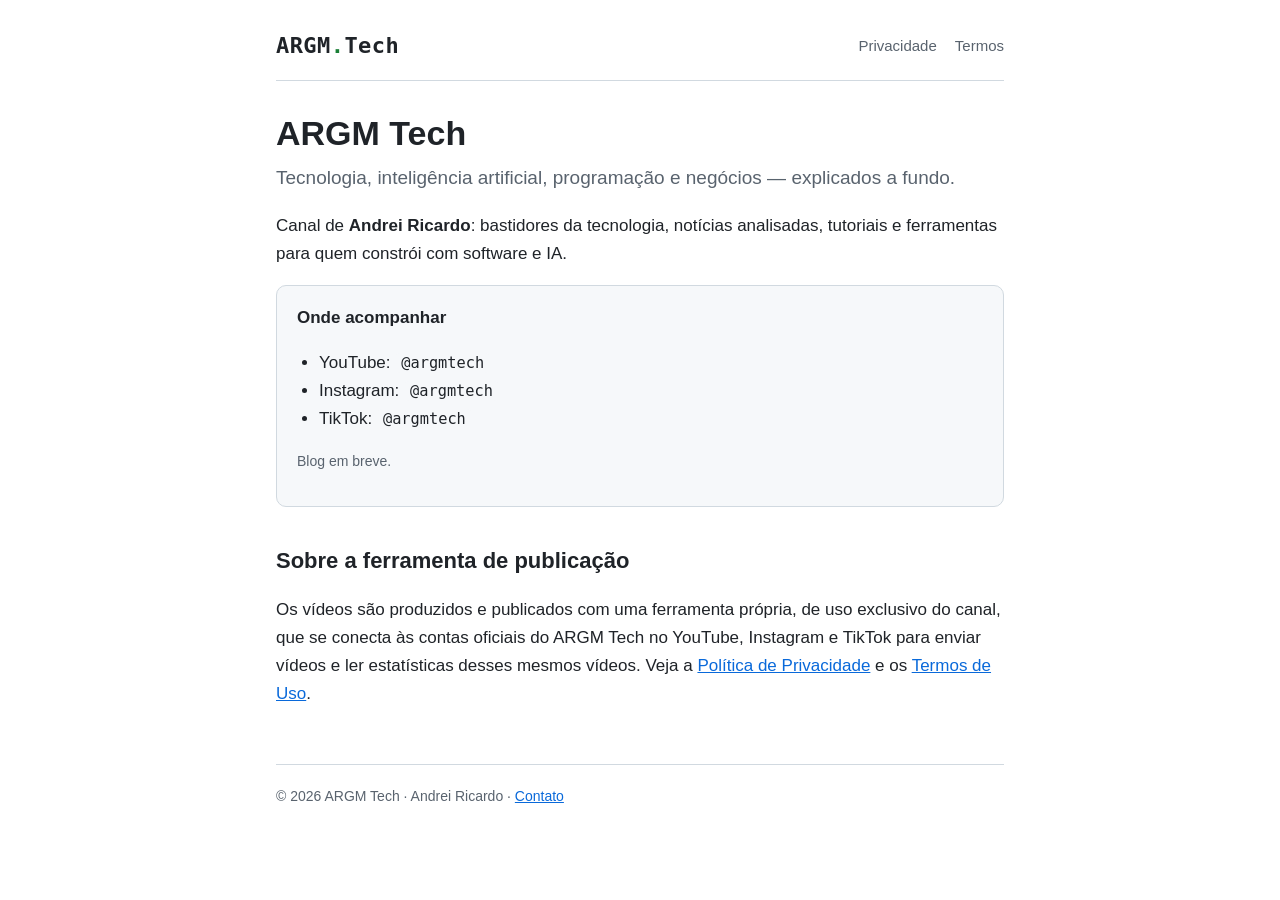
<file: index.html>
<!doctype html>
<html lang="pt-BR">
<head>
<meta charset="utf-8">
<meta name="viewport" content="width=device-width, initial-scale=1">
<title>ARGM Tech</title>
<meta name="description" content="ARGM Tech — tecnologia, IA, programação e negócios, por Andrei Ricardo.">
<link rel="stylesheet" href="style.css">
</head>
<body>
<div class="wrap">
  <header>
    <a class="brand" href="./">ARGM<span>.</span>Tech</a>
    <nav><a href="privacidade/">Privacidade</a><a href="termos/">Termos</a></nav>
  </header>

  <h1>ARGM Tech</h1>
  <p class="lead">Tecnologia, inteligência artificial, programação e negócios — explicados a fundo.</p>
  <p>Canal de <strong>Andrei Ricardo</strong>: bastidores da tecnologia, notícias analisadas, tutoriais e ferramentas para quem constrói com software e IA.</p>

  <div class="card">
    <strong>Onde acompanhar</strong>
    <ul>
      <li>YouTube: <code>@argmtech</code></li>
      <li>Instagram: <code>@argmtech</code></li>
      <li>TikTok: <code>@argmtech</code></li>
    </ul>
    <p class="meta">Blog em breve.</p>
  </div>

  <h2>Sobre a ferramenta de publicação</h2>
  <p>Os vídeos são produzidos e publicados com uma ferramenta própria, de uso exclusivo do canal, que se conecta às contas oficiais do ARGM Tech no YouTube, Instagram e TikTok para enviar vídeos e ler estatísticas desses mesmos vídeos. Veja a <a href="privacidade/">Política de Privacidade</a> e os <a href="termos/">Termos de Uso</a>.</p>

  <footer>© 2026 ARGM Tech · Andrei Ricardo · <a href="https://github.com/andreirgmarques/argmtech/issues">Contato</a></footer>
</div>
</body>
</html>
</file>
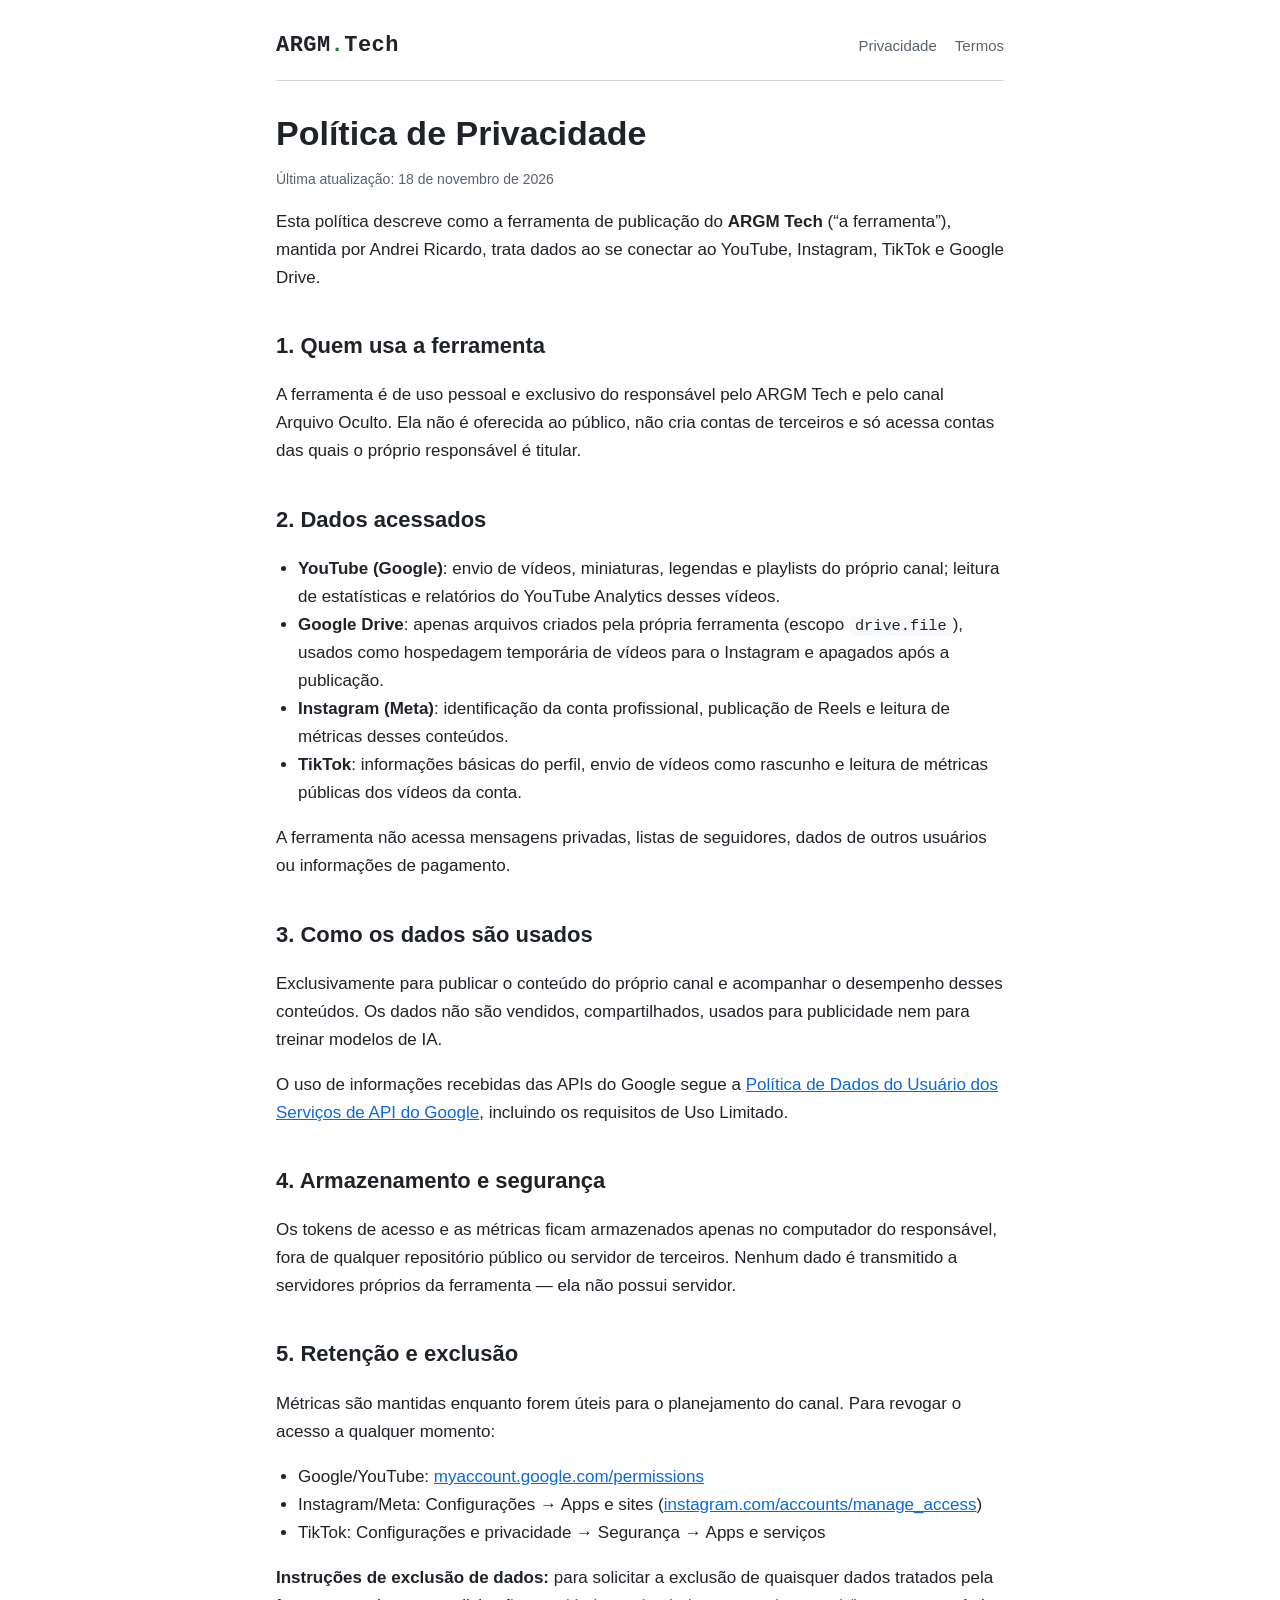
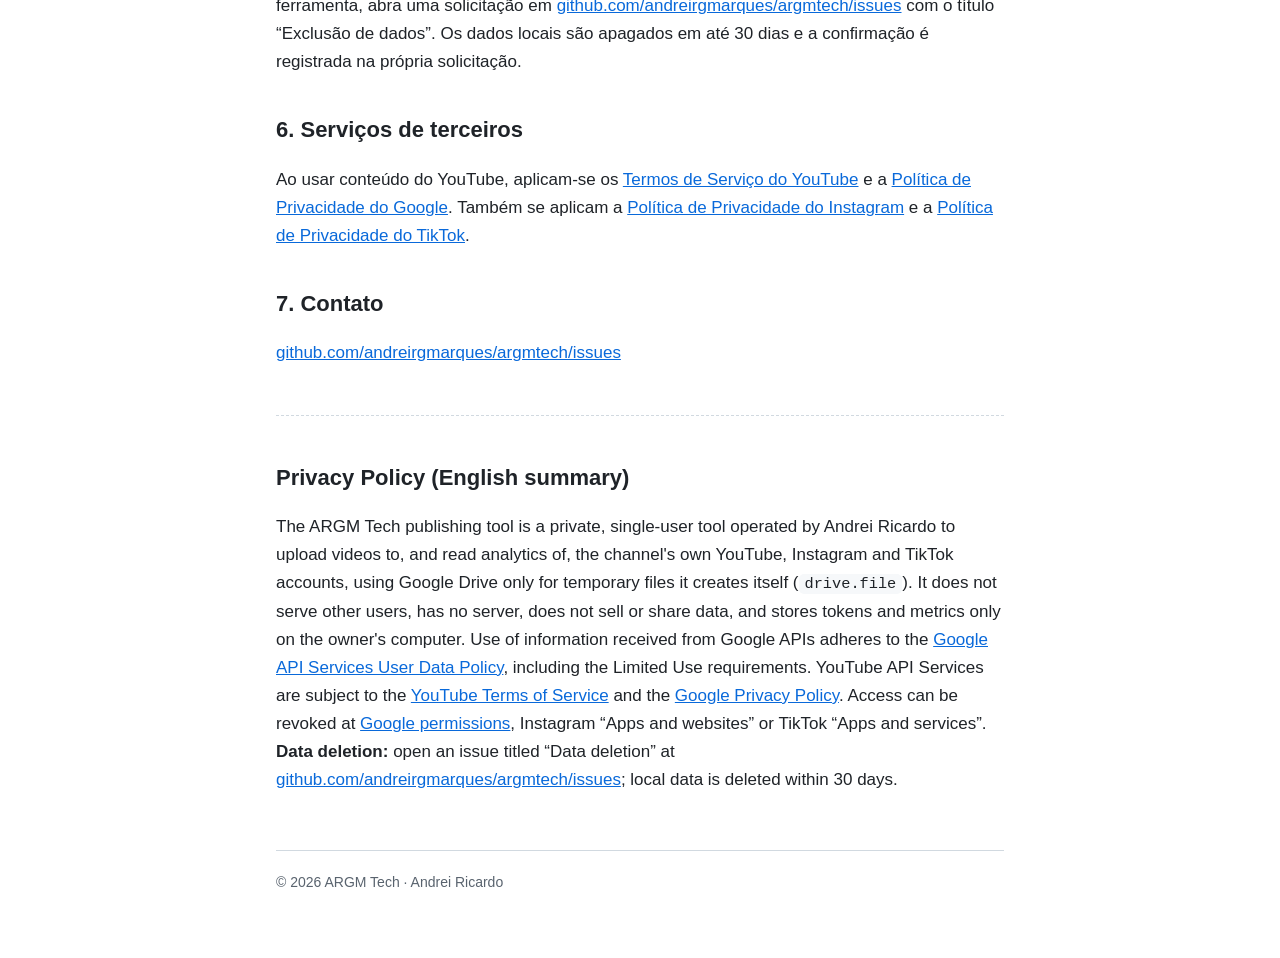
<file: privacidade/index.html>
<!doctype html>
<html lang="pt-BR">
<head>
<meta charset="utf-8">
<meta name="viewport" content="width=device-width, initial-scale=1">
<title>Política de Privacidade — ARGM Tech</title>
<link rel="stylesheet" href="../style.css">
</head>
<body>
<div class="wrap">
  <header>
    <a class="brand" href="../">ARGM<span>.</span>Tech</a>
    <nav><a href="../privacidade/">Privacidade</a><a href="../termos/">Termos</a></nav>
  </header>

  <h1>Política de Privacidade</h1>
  <p class="meta">Última atualização: 18 de novembro de 2026</p>

  <p>Esta política descreve como a ferramenta de publicação do <strong>ARGM Tech</strong> (“a ferramenta”), mantida por Andrei Ricardo, trata dados ao se conectar ao YouTube, Instagram, TikTok e Google Drive.</p>

  <h2>1. Quem usa a ferramenta</h2>
  <p>A ferramenta é de uso pessoal e exclusivo do responsável pelo ARGM Tech e pelo canal Arquivo Oculto. Ela não é oferecida ao público, não cria contas de terceiros e só acessa contas das quais o próprio responsável é titular.</p>

  <h2>2. Dados acessados</h2>
  <ul>
    <li><strong>YouTube (Google)</strong>: envio de vídeos, miniaturas, legendas e playlists do próprio canal; leitura de estatísticas e relatórios do YouTube Analytics desses vídeos.</li>
    <li><strong>Google Drive</strong>: apenas arquivos criados pela própria ferramenta (escopo <code>drive.file</code>), usados como hospedagem temporária de vídeos para o Instagram e apagados após a publicação.</li>
    <li><strong>Instagram (Meta)</strong>: identificação da conta profissional, publicação de Reels e leitura de métricas desses conteúdos.</li>
    <li><strong>TikTok</strong>: informações básicas do perfil, envio de vídeos como rascunho e leitura de métricas públicas dos vídeos da conta.</li>
  </ul>
  <p>A ferramenta não acessa mensagens privadas, listas de seguidores, dados de outros usuários ou informações de pagamento.</p>

  <h2>3. Como os dados são usados</h2>
  <p>Exclusivamente para publicar o conteúdo do próprio canal e acompanhar o desempenho desses conteúdos. Os dados não são vendidos, compartilhados, usados para publicidade nem para treinar modelos de IA.</p>
  <p>O uso de informações recebidas das APIs do Google segue a <a href="https://developers.google.com/terms/api-services-user-data-policy">Política de Dados do Usuário dos Serviços de API do Google</a>, incluindo os requisitos de Uso Limitado.</p>

  <h2>4. Armazenamento e segurança</h2>
  <p>Os tokens de acesso e as métricas ficam armazenados apenas no computador do responsável, fora de qualquer repositório público ou servidor de terceiros. Nenhum dado é transmitido a servidores próprios da ferramenta — ela não possui servidor.</p>

  <h2>5. Retenção e exclusão</h2>
  <p>Métricas são mantidas enquanto forem úteis para o planejamento do canal. Para revogar o acesso a qualquer momento:</p>
  <ul>
    <li>Google/YouTube: <a href="https://myaccount.google.com/permissions">myaccount.google.com/permissions</a></li>
    <li>Instagram/Meta: Configurações → Apps e sites (<a href="https://www.instagram.com/accounts/manage_access/">instagram.com/accounts/manage_access</a>)</li>
    <li>TikTok: Configurações e privacidade → Segurança → Apps e serviços</li>
  </ul>
  <p><strong>Instruções de exclusão de dados:</strong> para solicitar a exclusão de quaisquer dados tratados pela ferramenta, abra uma solicitação em <a href="https://github.com/andreirgmarques/argmtech/issues">github.com/andreirgmarques/argmtech/issues</a> com o título “Exclusão de dados”. Os dados locais são apagados em até 30 dias e a confirmação é registrada na própria solicitação.</p>

  <h2>6. Serviços de terceiros</h2>
  <p>Ao usar conteúdo do YouTube, aplicam-se os <a href="https://www.youtube.com/t/terms">Termos de Serviço do YouTube</a> e a <a href="https://policies.google.com/privacy">Política de Privacidade do Google</a>. Também se aplicam a <a href="https://privacycenter.instagram.com/policy">Política de Privacidade do Instagram</a> e a <a href="https://www.tiktok.com/legal/page/row/privacy-policy/pt-BR">Política de Privacidade do TikTok</a>.</p>

  <h2>7. Contato</h2>
  <p><a href="https://github.com/andreirgmarques/argmtech/issues">github.com/andreirgmarques/argmtech/issues</a></p>

  <section class="en">
    <h2>Privacy Policy (English summary)</h2>
    <p>The ARGM Tech publishing tool is a private, single-user tool operated by Andrei Ricardo to upload videos to, and read analytics of, the channel's own YouTube, Instagram and TikTok accounts, using Google Drive only for temporary files it creates itself (<code>drive.file</code>). It does not serve other users, has no server, does not sell or share data, and stores tokens and metrics only on the owner's computer. Use of information received from Google APIs adheres to the <a href="https://developers.google.com/terms/api-services-user-data-policy">Google API Services User Data Policy</a>, including the Limited Use requirements. YouTube API Services are subject to the <a href="https://www.youtube.com/t/terms">YouTube Terms of Service</a> and the <a href="https://policies.google.com/privacy">Google Privacy Policy</a>. Access can be revoked at <a href="https://myaccount.google.com/permissions">Google permissions</a>, Instagram “Apps and websites” or TikTok “Apps and services”. <strong>Data deletion:</strong> open an issue titled “Data deletion” at <a href="https://github.com/andreirgmarques/argmtech/issues">github.com/andreirgmarques/argmtech/issues</a>; local data is deleted within 30 days.</p>
  </section>

  <footer>© 2026 ARGM Tech · Andrei Ricardo</footer>
</div>
</body>
</html>
</file>
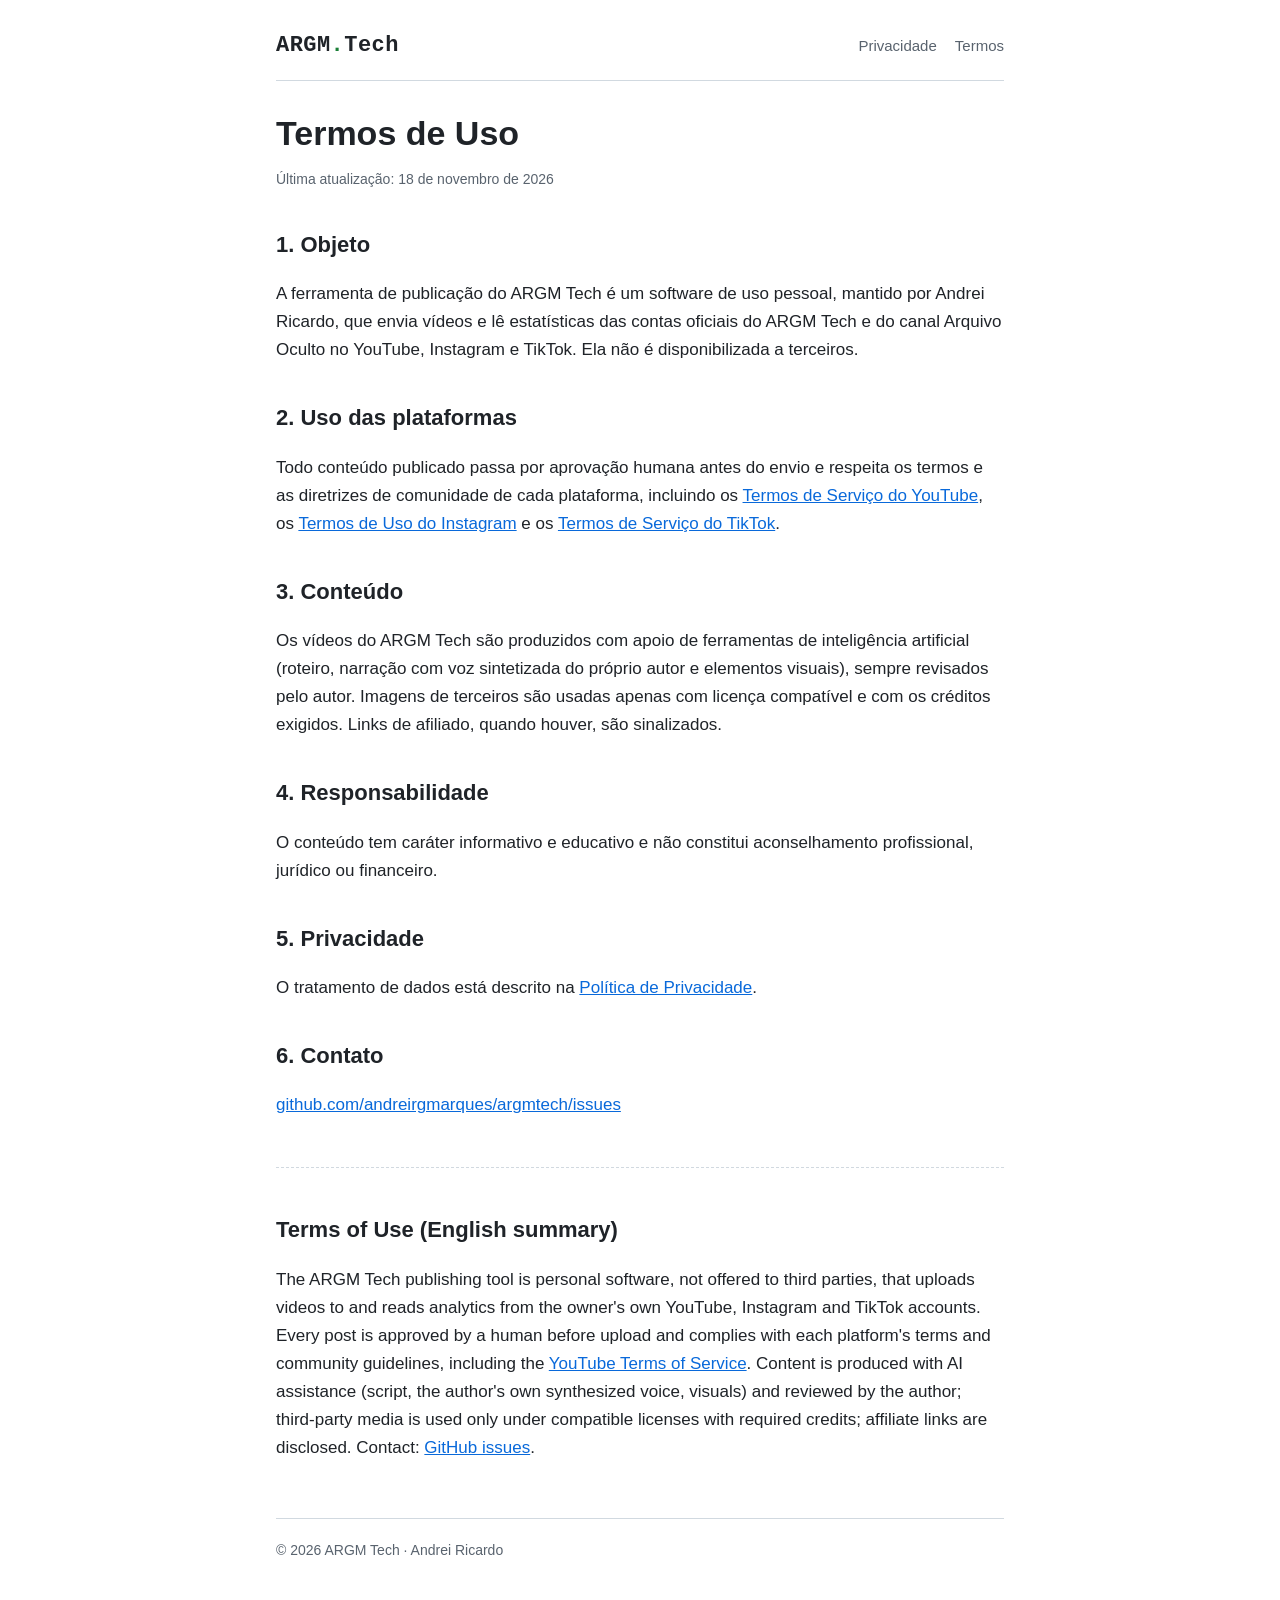
<file: termos/index.html>
<!doctype html>
<html lang="pt-BR">
<head>
<meta charset="utf-8">
<meta name="viewport" content="width=device-width, initial-scale=1">
<title>Termos de Uso — ARGM Tech</title>
<link rel="stylesheet" href="../style.css">
</head>
<body>
<div class="wrap">
  <header>
    <a class="brand" href="../">ARGM<span>.</span>Tech</a>
    <nav><a href="../privacidade/">Privacidade</a><a href="../termos/">Termos</a></nav>
  </header>

  <h1>Termos de Uso</h1>
  <p class="meta">Última atualização: 18 de novembro de 2026</p>

  <h2>1. Objeto</h2>
  <p>A ferramenta de publicação do ARGM Tech é um software de uso pessoal, mantido por Andrei Ricardo, que envia vídeos e lê estatísticas das contas oficiais do ARGM Tech e do canal Arquivo Oculto no YouTube, Instagram e TikTok. Ela não é disponibilizada a terceiros.</p>

  <h2>2. Uso das plataformas</h2>
  <p>Todo conteúdo publicado passa por aprovação humana antes do envio e respeita os termos e as diretrizes de comunidade de cada plataforma, incluindo os <a href="https://www.youtube.com/t/terms">Termos de Serviço do YouTube</a>, os <a href="https://help.instagram.com/581066165581870">Termos de Uso do Instagram</a> e os <a href="https://www.tiktok.com/legal/page/row/terms-of-service/pt-BR">Termos de Serviço do TikTok</a>.</p>

  <h2>3. Conteúdo</h2>
  <p>Os vídeos do ARGM Tech são produzidos com apoio de ferramentas de inteligência artificial (roteiro, narração com voz sintetizada do próprio autor e elementos visuais), sempre revisados pelo autor. Imagens de terceiros são usadas apenas com licença compatível e com os créditos exigidos. Links de afiliado, quando houver, são sinalizados.</p>

  <h2>4. Responsabilidade</h2>
  <p>O conteúdo tem caráter informativo e educativo e não constitui aconselhamento profissional, jurídico ou financeiro.</p>

  <h2>5. Privacidade</h2>
  <p>O tratamento de dados está descrito na <a href="../privacidade/">Política de Privacidade</a>.</p>

  <h2>6. Contato</h2>
  <p><a href="https://github.com/andreirgmarques/argmtech/issues">github.com/andreirgmarques/argmtech/issues</a></p>

  <section class="en">
    <h2>Terms of Use (English summary)</h2>
    <p>The ARGM Tech publishing tool is personal software, not offered to third parties, that uploads videos to and reads analytics from the owner's own YouTube, Instagram and TikTok accounts. Every post is approved by a human before upload and complies with each platform's terms and community guidelines, including the <a href="https://www.youtube.com/t/terms">YouTube Terms of Service</a>. Content is produced with AI assistance (script, the author's own synthesized voice, visuals) and reviewed by the author; third-party media is used only under compatible licenses with required credits; affiliate links are disclosed. Contact: <a href="https://github.com/andreirgmarques/argmtech/issues">GitHub issues</a>.</p>
  </section>

  <footer>© 2026 ARGM Tech · Andrei Ricardo</footer>
</div>
</body>
</html>
</file>
<file: style.css>
:root {
  --bg: #0d1117; --surface: #161b22; --ink: #e6edf3; --muted: #9da7b3;
  --accent: #3fb950; --accent2: #58a6ff; --line: #30363d;
  color-scheme: dark;
}
@media (prefers-color-scheme: light) {
  :root { --bg: #ffffff; --surface: #f6f8fa; --ink: #1f2328; --muted: #59636e; --accent: #1a7f37; --accent2: #0969da; --line: #d1d9e0; color-scheme: light; }
}
* { box-sizing: border-box; }
body { margin: 0; background: var(--bg); color: var(--ink); font: 17px/1.65 -apple-system, BlinkMacSystemFont, "Segoe UI", Inter, Roboto, sans-serif; }
.wrap { max-width: 760px; margin: 0 auto; padding: 32px 16px 64px; }
header { display: flex; align-items: center; justify-content: space-between; gap: 16px; padding-bottom: 20px; border-bottom: 1px solid var(--line); margin-bottom: 32px; flex-wrap: wrap; }
.brand { font: 700 22px/1 ui-monospace, "SF Mono", Menlo, monospace; color: var(--ink); text-decoration: none; letter-spacing: .02em; }
.brand span { color: var(--accent); }
nav a { color: var(--muted); text-decoration: none; margin-left: 18px; font-size: 15px; }
nav a:hover, a { color: var(--accent2); }
h1 { font-size: 34px; line-height: 1.2; margin: 0 0 8px; }
h2 { font-size: 22px; margin: 36px 0 8px; }
h3 { font-size: 18px; margin: 24px 0 6px; }
.lead { color: var(--muted); font-size: 19px; margin-top: 0; }
.meta { color: var(--muted); font-size: 14px; }
.card { background: var(--surface); border: 1px solid var(--line); border-radius: 10px; padding: 18px 20px; margin: 16px 0; }
ul { padding-left: 22px; }
code { font-family: ui-monospace, Menlo, monospace; font-size: .9em; background: var(--surface); padding: 1px 6px; border-radius: 5px; }
footer { margin-top: 56px; padding-top: 20px; border-top: 1px solid var(--line); color: var(--muted); font-size: 14px; }
.en { border-top: 1px dashed var(--line); margin-top: 48px; padding-top: 8px; }
</file>
